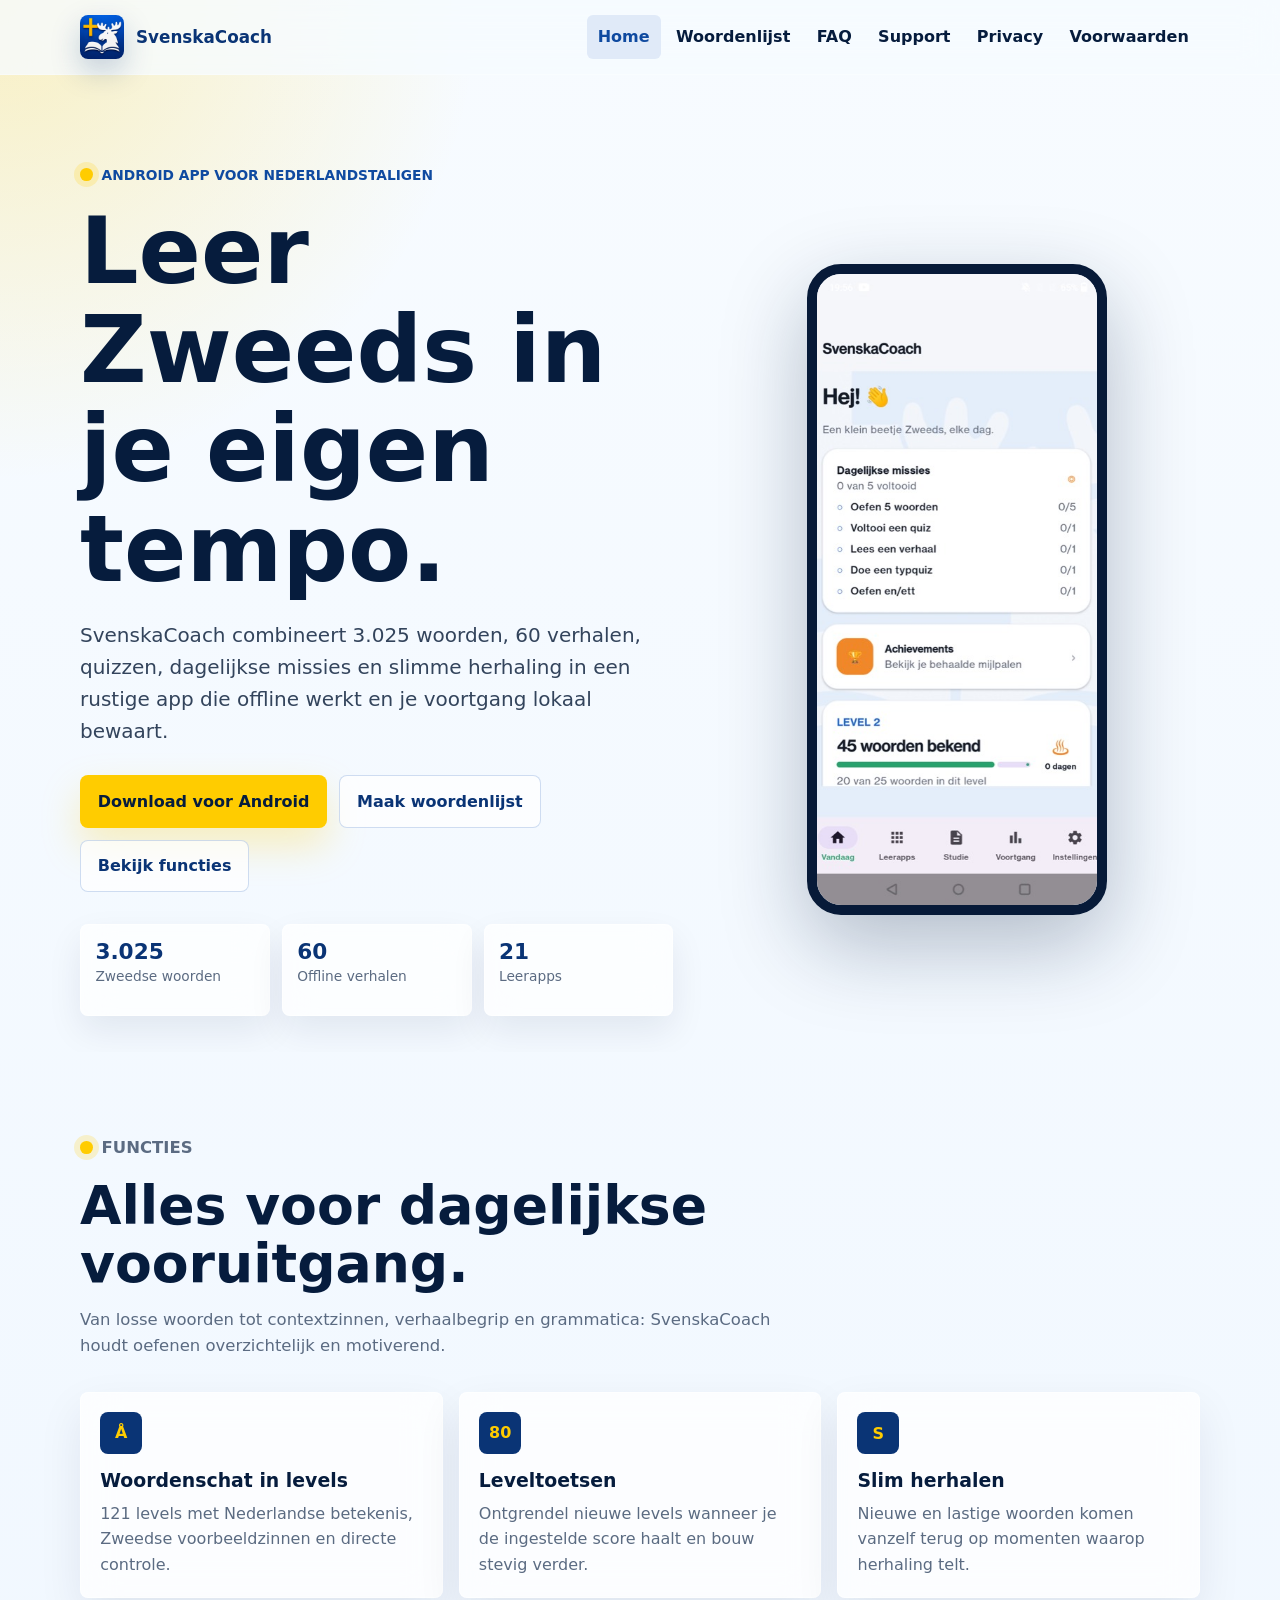
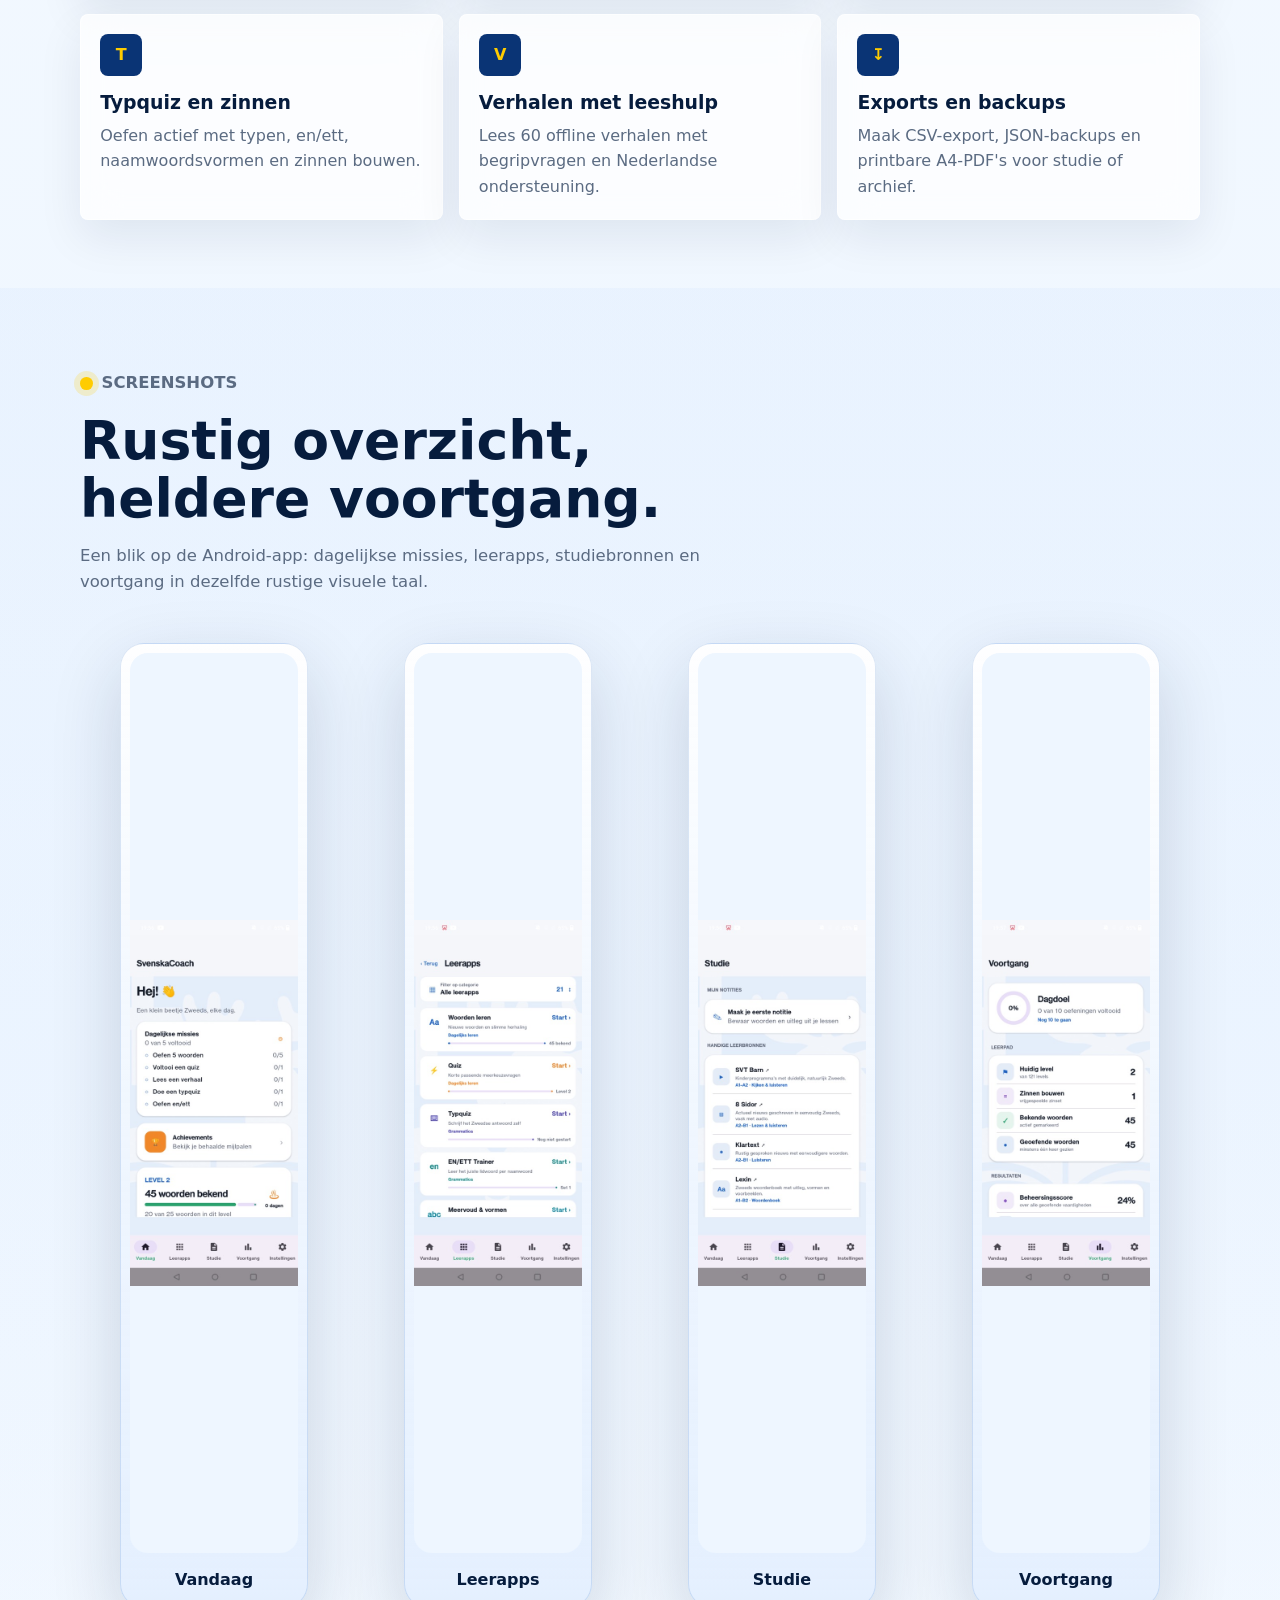
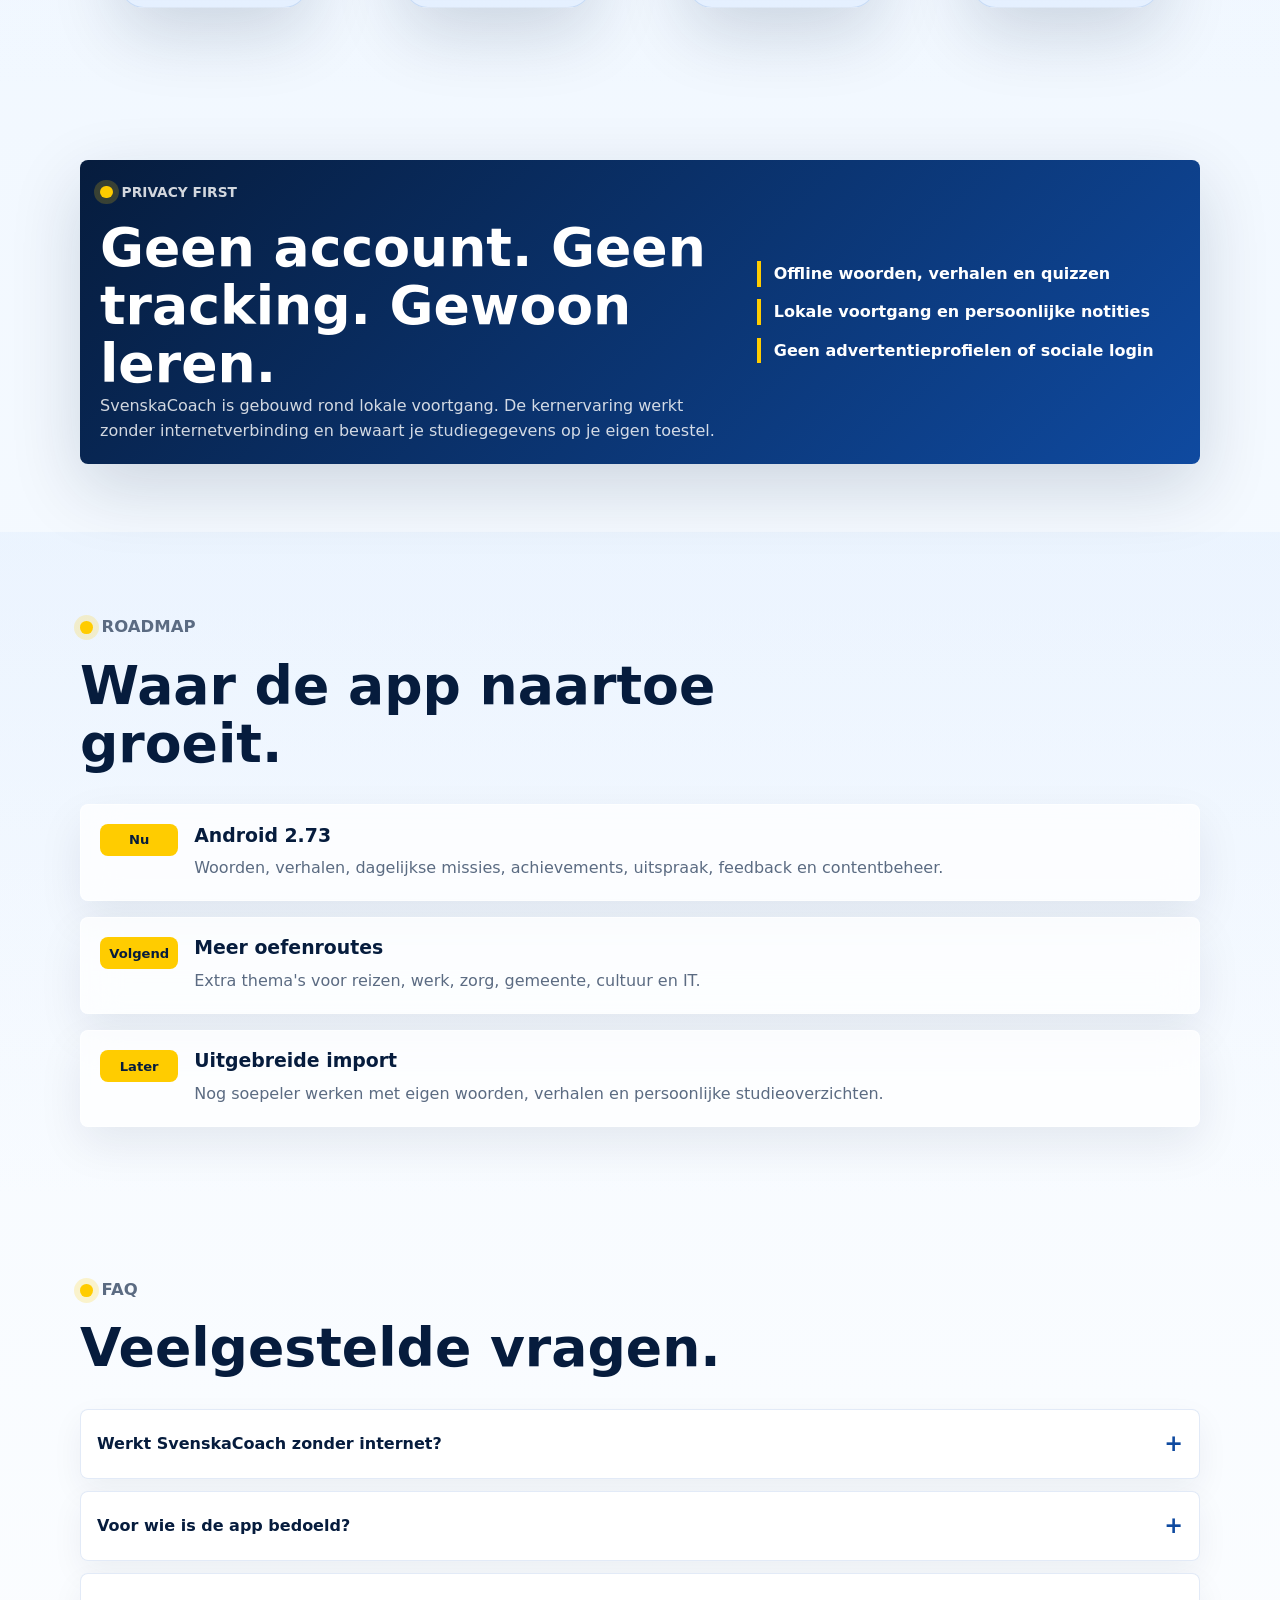
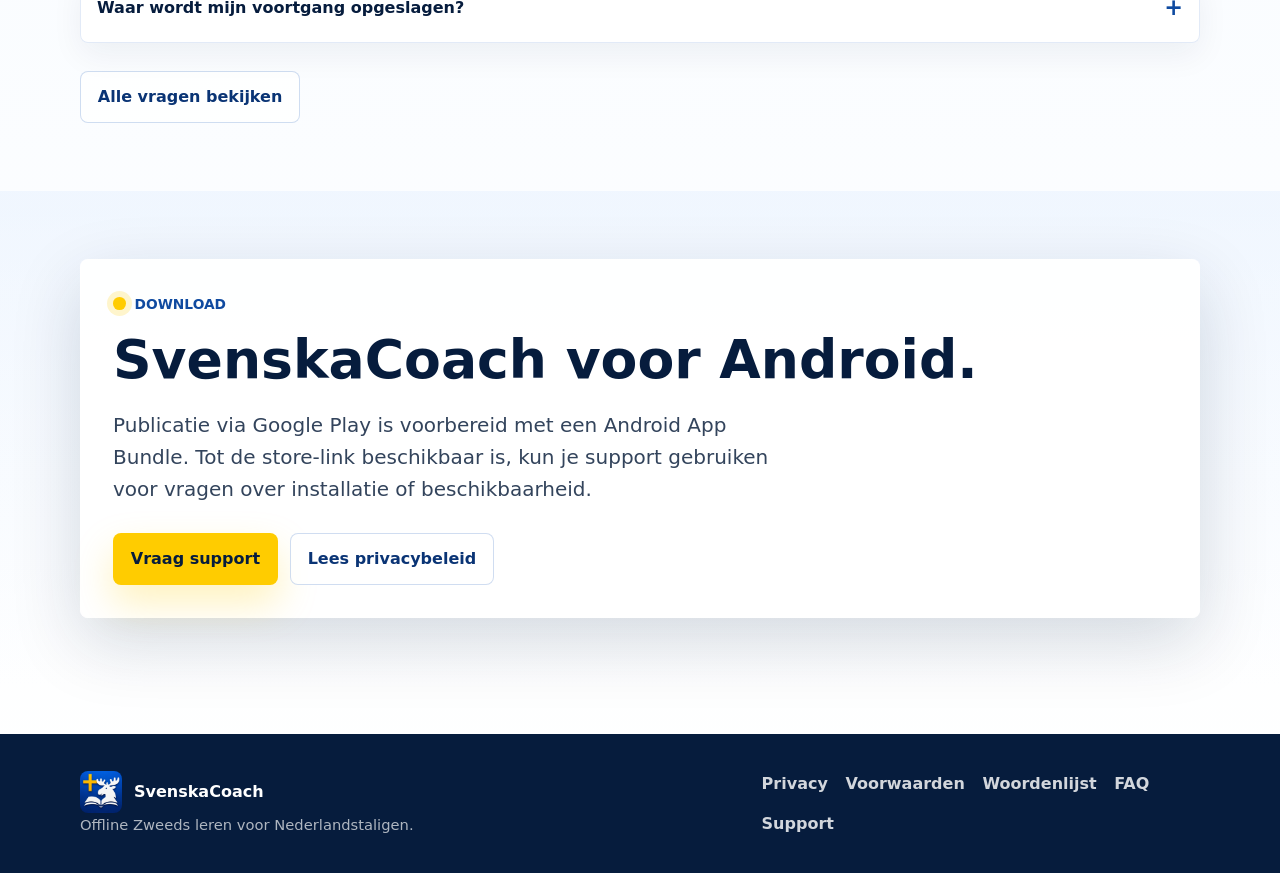
<file: index.html>
<!doctype html>
<html lang="nl">
  <head>
    <meta charset="utf-8">
    <meta name="viewport" content="width=device-width, initial-scale=1">
    <title>SvenskaCoach voor Android | Offline Zweeds leren</title>
    <meta name="description" content="SvenskaCoach is een privacyvriendelijke Android-app voor Nederlandstaligen die Zweeds leren met woorden, verhalen, quizzen en slimme herhaling.">
    <meta name="theme-color" content="#0a3475">
    <meta property="og:title" content="SvenskaCoach voor Android">
    <meta property="og:description" content="Leer Zweeds rustig en offline met 3.025 woorden, 60 verhalen, quizzen en lokale voortgang.">
    <meta property="og:type" content="website">
    <meta property="og:image" content="images/logo.png">
    <link rel="icon" href="images/logo.png">
    <link rel="apple-touch-icon" href="images/logo.png">
    <link rel="stylesheet" href="css/styles.css">
    <script type="application/ld+json">
      {
        "@context": "https://schema.org",
        "@type": "SoftwareApplication",
        "name": "SvenskaCoach",
        "applicationCategory": "EducationalApplication",
        "operatingSystem": "Android",
        "description": "Offline Zweeds leren voor Nederlandstaligen met woorden, verhalen, quizzen en slimme herhaling.",
        "offers": { "@type": "Offer", "price": "0", "priceCurrency": "EUR" }
      }
    </script>
  </head>
  <body>
    <a class="skip-link" href="#main">Naar inhoud</a>
    <header class="site-header">
      <nav class="nav" aria-label="Hoofdnavigatie">
        <a class="brand" href="index.html" aria-label="SvenskaCoach homepage"><img src="images/logo.png" alt="" width="44" height="44"><span>SvenskaCoach</span></a>
        <button class="nav-toggle" type="button" aria-expanded="false" aria-controls="nav-links" aria-label="Menu openen"><span></span></button>
        <div class="nav-links" id="nav-links">
          <a href="index.html" aria-current="page">Home</a>
          <a href="woordenlijst.html">Woordenlijst</a>
          <a href="faq.html">FAQ</a>
          <a href="support.html">Support</a>
          <a href="privacy.html">Privacy</a>
          <a href="terms.html">Voorwaarden</a>
        </div>
      </nav>
    </header>

    <main id="main">
      <section class="hero">
        <div class="container hero-grid">
          <div class="reveal">
            <p class="eyebrow">Android app voor Nederlandstaligen</p>
            <h1>Leer Zweeds in je eigen tempo.</h1>
            <p class="lead">SvenskaCoach combineert 3.025 woorden, 60 verhalen, quizzen, dagelijkse missies en slimme herhaling in een rustige app die offline werkt en je voortgang lokaal bewaart.</p>
            <div class="actions" aria-label="Belangrijkste acties">
              <a class="button primary" href="#download">Download voor Android</a>
              <a class="button secondary" href="woordenlijst.html">Maak woordenlijst</a>
              <a class="button secondary" href="#features">Bekijk functies</a>
            </div>
            <div class="hero-stats" aria-label="App statistieken">
              <div class="stat"><strong>3.025</strong><span>Zweedse woorden</span></div>
              <div class="stat"><strong>60</strong><span>Offline verhalen</span></div>
              <div class="stat"><strong>21</strong><span>Leerapps</span></div>
            </div>
          </div>
          <div class="phone-stage reveal" aria-label="SvenskaCoach telefoonvoorbeeld">
            <div class="phone real-screen">
              <img class="phone-image" src="images/screenshot-home-light.jpg" alt="SvenskaCoach startscherm op Android" width="415" height="900">
            </div>
          </div>
        </div>
      </section>

      <section class="section" id="features">
        <div class="container">
          <div class="section-head reveal">
            <p class="eyebrow">Functies</p>
            <h2>Alles voor dagelijkse vooruitgang.</h2>
            <p>Van losse woorden tot contextzinnen, verhaalbegrip en grammatica: SvenskaCoach houdt oefenen overzichtelijk en motiverend.</p>
          </div>
          <div class="grid cards">
            <article class="card reveal"><div class="card-icon">Å</div><h3>Woordenschat in levels</h3><p>121 levels met Nederlandse betekenis, Zweedse voorbeeldzinnen en directe controle.</p></article>
            <article class="card reveal"><div class="card-icon">80</div><h3>Leveltoetsen</h3><p>Ontgrendel nieuwe levels wanneer je de ingestelde score haalt en bouw stevig verder.</p></article>
            <article class="card reveal"><div class="card-icon">S</div><h3>Slim herhalen</h3><p>Nieuwe en lastige woorden komen vanzelf terug op momenten waarop herhaling telt.</p></article>
            <article class="card reveal"><div class="card-icon">T</div><h3>Typquiz en zinnen</h3><p>Oefen actief met typen, en/ett, naamwoordsvormen en zinnen bouwen.</p></article>
            <article class="card reveal"><div class="card-icon">V</div><h3>Verhalen met leeshulp</h3><p>Lees 60 offline verhalen met begripvragen en Nederlandse ondersteuning.</p></article>
            <article class="card reveal"><div class="card-icon">↧</div><h3>Exports en backups</h3><p>Maak CSV-export, JSON-backups en printbare A4-PDF's voor studie of archief.</p></article>
          </div>
        </div>
      </section>

      <section class="section alt" id="screenshots">
        <div class="container">
          <div class="section-head reveal">
            <p class="eyebrow">Screenshots</p>
            <h2>Rustig overzicht, heldere voortgang.</h2>
            <p>Een blik op de Android-app: dagelijkse missies, leerapps, studiebronnen en voortgang in dezelfde rustige visuele taal.</p>
          </div>
          <div class="grid gallery">
            <figure class="screenshot reveal"><img src="images/screenshot-home-light.jpg" alt="Startscherm van SvenskaCoach met dagelijkse missies" loading="lazy" width="415" height="900"><figcaption>Vandaag</figcaption></figure>
            <figure class="screenshot reveal"><img src="images/screenshot-leerapps-light.jpg" alt="Leerapps overzicht van SvenskaCoach" loading="lazy" width="415" height="900"><figcaption>Leerapps</figcaption></figure>
            <figure class="screenshot reveal"><img src="images/screenshot-studie-light.jpg" alt="Studiepagina van SvenskaCoach met leerbronnen" loading="lazy" width="415" height="900"><figcaption>Studie</figcaption></figure>
            <figure class="screenshot reveal"><img src="images/screenshot-voortgang-light.jpg" alt="Voortgangspagina van SvenskaCoach" loading="lazy" width="415" height="900"><figcaption>Voortgang</figcaption></figure>
          </div>
        </div>
      </section>

      <section class="section" id="privacy-first">
        <div class="container">
          <div class="privacy-band reveal">
            <div>
              <p class="eyebrow">Privacy first</p>
              <h2>Geen account. Geen tracking. Gewoon leren.</h2>
              <p>SvenskaCoach is gebouwd rond lokale voortgang. De kernervaring werkt zonder internetverbinding en bewaart je studiegegevens op je eigen toestel.</p>
            </div>
            <ul class="privacy-list">
              <li>Offline woorden, verhalen en quizzen</li>
              <li>Lokale voortgang en persoonlijke notities</li>
              <li>Geen advertentieprofielen of sociale login</li>
            </ul>
          </div>
        </div>
      </section>

      <section class="section alt">
        <div class="container">
          <div class="section-head reveal">
            <p class="eyebrow">Roadmap</p>
            <h2>Waar de app naartoe groeit.</h2>
          </div>
          <ol class="roadmap">
            <li class="card reveal"><time>Nu</time><div><h3>Android 2.73</h3><p>Woorden, verhalen, dagelijkse missies, achievements, uitspraak, feedback en contentbeheer.</p></div></li>
            <li class="card reveal"><time>Volgend</time><div><h3>Meer oefenroutes</h3><p>Extra thema's voor reizen, werk, zorg, gemeente, cultuur en IT.</p></div></li>
            <li class="card reveal"><time>Later</time><div><h3>Uitgebreide import</h3><p>Nog soepeler werken met eigen woorden, verhalen en persoonlijke studieoverzichten.</p></div></li>
          </ol>
        </div>
      </section>

      <section class="section" id="faq">
        <div class="container">
          <div class="section-head reveal">
            <p class="eyebrow">FAQ</p>
            <h2>Veelgestelde vragen.</h2>
          </div>
          <div class="faq-list reveal">
            <article class="faq-item"><button class="faq-question" type="button" aria-expanded="false">Werkt SvenskaCoach zonder internet?</button><div class="faq-answer"><p>Ja. De kernervaring, inclusief woorden, verhalen, quizzen en voortgang, werkt offline.</p></div></article>
            <article class="faq-item"><button class="faq-question" type="button" aria-expanded="false">Voor wie is de app bedoeld?</button><div class="faq-answer"><p>Voor Nederlandstaligen die Zweeds leren, van beginners tot gebruikers die regelmatige herhaling zoeken.</p></div></article>
            <article class="faq-item"><button class="faq-question" type="button" aria-expanded="false">Waar wordt mijn voortgang opgeslagen?</button><div class="faq-answer"><p>Je voortgang, notities en instellingen worden lokaal op je Android-toestel opgeslagen.</p></div></article>
          </div>
          <div class="actions"><a class="button secondary" href="faq.html">Alle vragen bekijken</a></div>
        </div>
      </section>

      <section class="section alt" id="download">
        <div class="container">
          <div class="content-panel reveal">
            <p class="eyebrow">Download</p>
            <h2>SvenskaCoach voor Android.</h2>
            <p class="lead">Publicatie via Google Play is voorbereid met een Android App Bundle. Tot de store-link beschikbaar is, kun je support gebruiken voor vragen over installatie of beschikbaarheid.</p>
            <div class="actions">
              <a class="button primary" href="support.html">Vraag support</a>
              <a class="button secondary" href="privacy.html">Lees privacybeleid</a>
            </div>
          </div>
        </div>
      </section>
    </main>

    <footer class="site-footer">
      <div class="container footer-grid">
        <div>
          <div class="footer-brand"><img src="images/logo.png" alt="" width="42" height="42"><span>SvenskaCoach</span></div>
          <p class="footer-meta">Offline Zweeds leren voor Nederlandstaligen.</p>
        </div>
        <div class="footer-links">
          <a href="privacy.html">Privacy</a>
          <a href="terms.html">Voorwaarden</a>
          <a href="woordenlijst.html">Woordenlijst</a>
          <a href="faq.html">FAQ</a>
          <a href="support.html">Support</a>
        </div>
      </div>
    </footer>
    <script src="js/main.js" defer></script>
  </body>
</html>
</file>
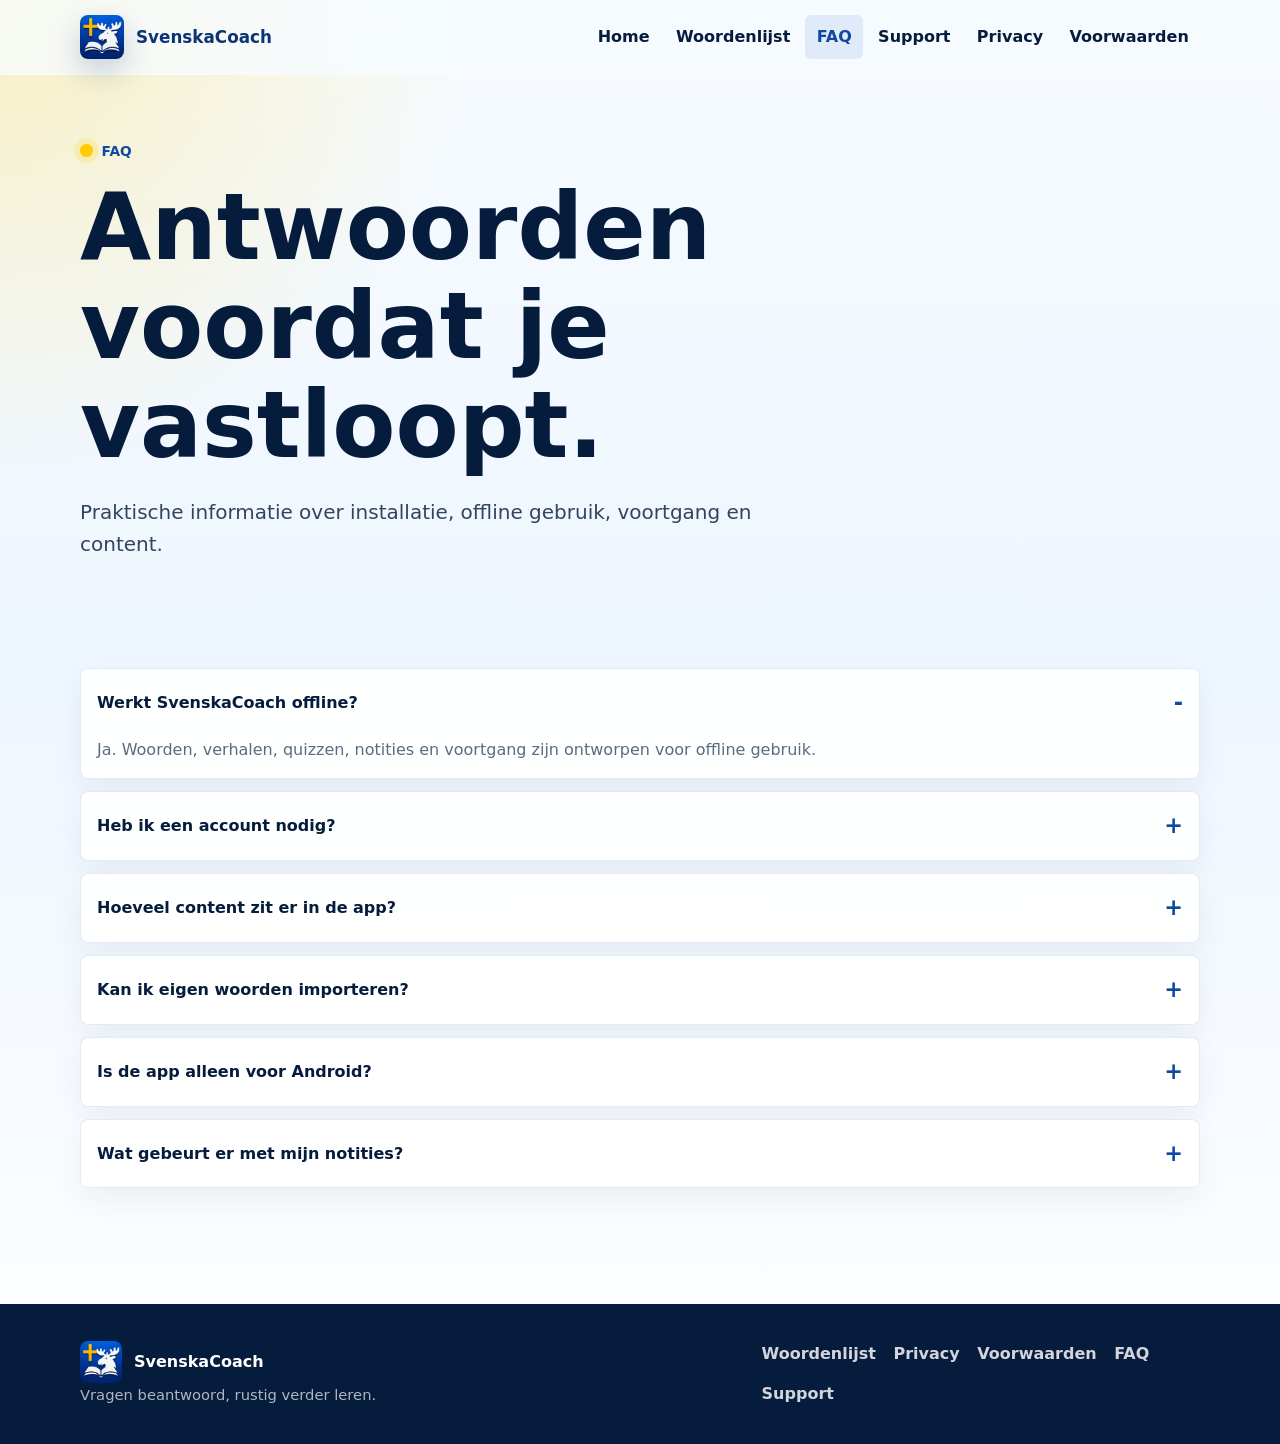
<file: faq.html>
<!doctype html>
<html lang="nl">
  <head>
    <meta charset="utf-8">
    <meta name="viewport" content="width=device-width, initial-scale=1">
    <title>FAQ | SvenskaCoach</title>
    <meta name="description" content="Veelgestelde vragen over SvenskaCoach voor Android: offline leren, privacy, voortgang, contentbeheer en support.">
    <meta name="theme-color" content="#0a3475">
    <link rel="icon" href="images/logo.png">
    <link rel="stylesheet" href="css/styles.css">
  </head>
  <body>
    <a class="skip-link" href="#main">Naar inhoud</a>
    <header class="site-header"><nav class="nav" aria-label="Hoofdnavigatie"><a class="brand" href="index.html"><img src="images/logo.png" alt="" width="44" height="44"><span>SvenskaCoach</span></a><button class="nav-toggle" type="button" aria-expanded="false" aria-controls="nav-links" aria-label="Menu openen"><span></span></button><div class="nav-links" id="nav-links"><a href="index.html">Home</a><a href="woordenlijst.html">Woordenlijst</a><a href="faq.html" aria-current="page">FAQ</a><a href="support.html">Support</a><a href="privacy.html">Privacy</a><a href="terms.html">Voorwaarden</a></div></nav></header>
    <main id="main">
      <section class="page-hero"><div class="container reveal"><p class="eyebrow">FAQ</p><h1>Antwoorden voordat je vastloopt.</h1><p class="lead">Praktische informatie over installatie, offline gebruik, voortgang en content.</p></div></section>
      <section class="section"><div class="container faq-list reveal">
        <article class="faq-item"><button class="faq-question" type="button" aria-expanded="true">Werkt SvenskaCoach offline?</button><div class="faq-answer"><p>Ja. Woorden, verhalen, quizzen, notities en voortgang zijn ontworpen voor offline gebruik.</p></div></article>
        <article class="faq-item"><button class="faq-question" type="button" aria-expanded="false">Heb ik een account nodig?</button><div class="faq-answer"><p>Nee. De app vraagt geen account voor de kernervaring.</p></div></article>
        <article class="faq-item"><button class="faq-question" type="button" aria-expanded="false">Hoeveel content zit er in de app?</button><div class="faq-answer"><p>Versie 2.73 bevat 3.025 woorden in 121 levels, 60 verhalen en 21 leerapps.</p></div></article>
        <article class="faq-item"><button class="faq-question" type="button" aria-expanded="false">Kan ik eigen woorden importeren?</button><div class="faq-answer"><p>Ja. Contentbeheer ondersteunt gecontroleerde JSON- en CSV-import, plus exports en backups.</p></div></article>
        <article class="faq-item"><button class="faq-question" type="button" aria-expanded="false">Is de app alleen voor Android?</button><div class="faq-answer"><p>Deze website richt zich op Android. Het project bevat ook native versies voor Apple-platforms en Windows.</p></div></article>
        <article class="faq-item"><button class="faq-question" type="button" aria-expanded="false">Wat gebeurt er met mijn notities?</button><div class="faq-answer"><p>Persoonlijke notities worden lokaal opgeslagen. Wanneer je ze exporteert, beheer jij het bestand zelf.</p></div></article>
      </div></section>
    </main>
    <footer class="site-footer"><div class="container footer-grid"><div><div class="footer-brand"><img src="images/logo.png" alt="" width="42" height="42"><span>SvenskaCoach</span></div><p class="footer-meta">Vragen beantwoord, rustig verder leren.</p></div><div class="footer-links"><a href="woordenlijst.html">Woordenlijst</a><a href="privacy.html">Privacy</a><a href="terms.html">Voorwaarden</a><a href="faq.html">FAQ</a><a href="support.html">Support</a></div></div></footer>
    <script src="js/main.js" defer></script>
  </body>
</html>
</file>
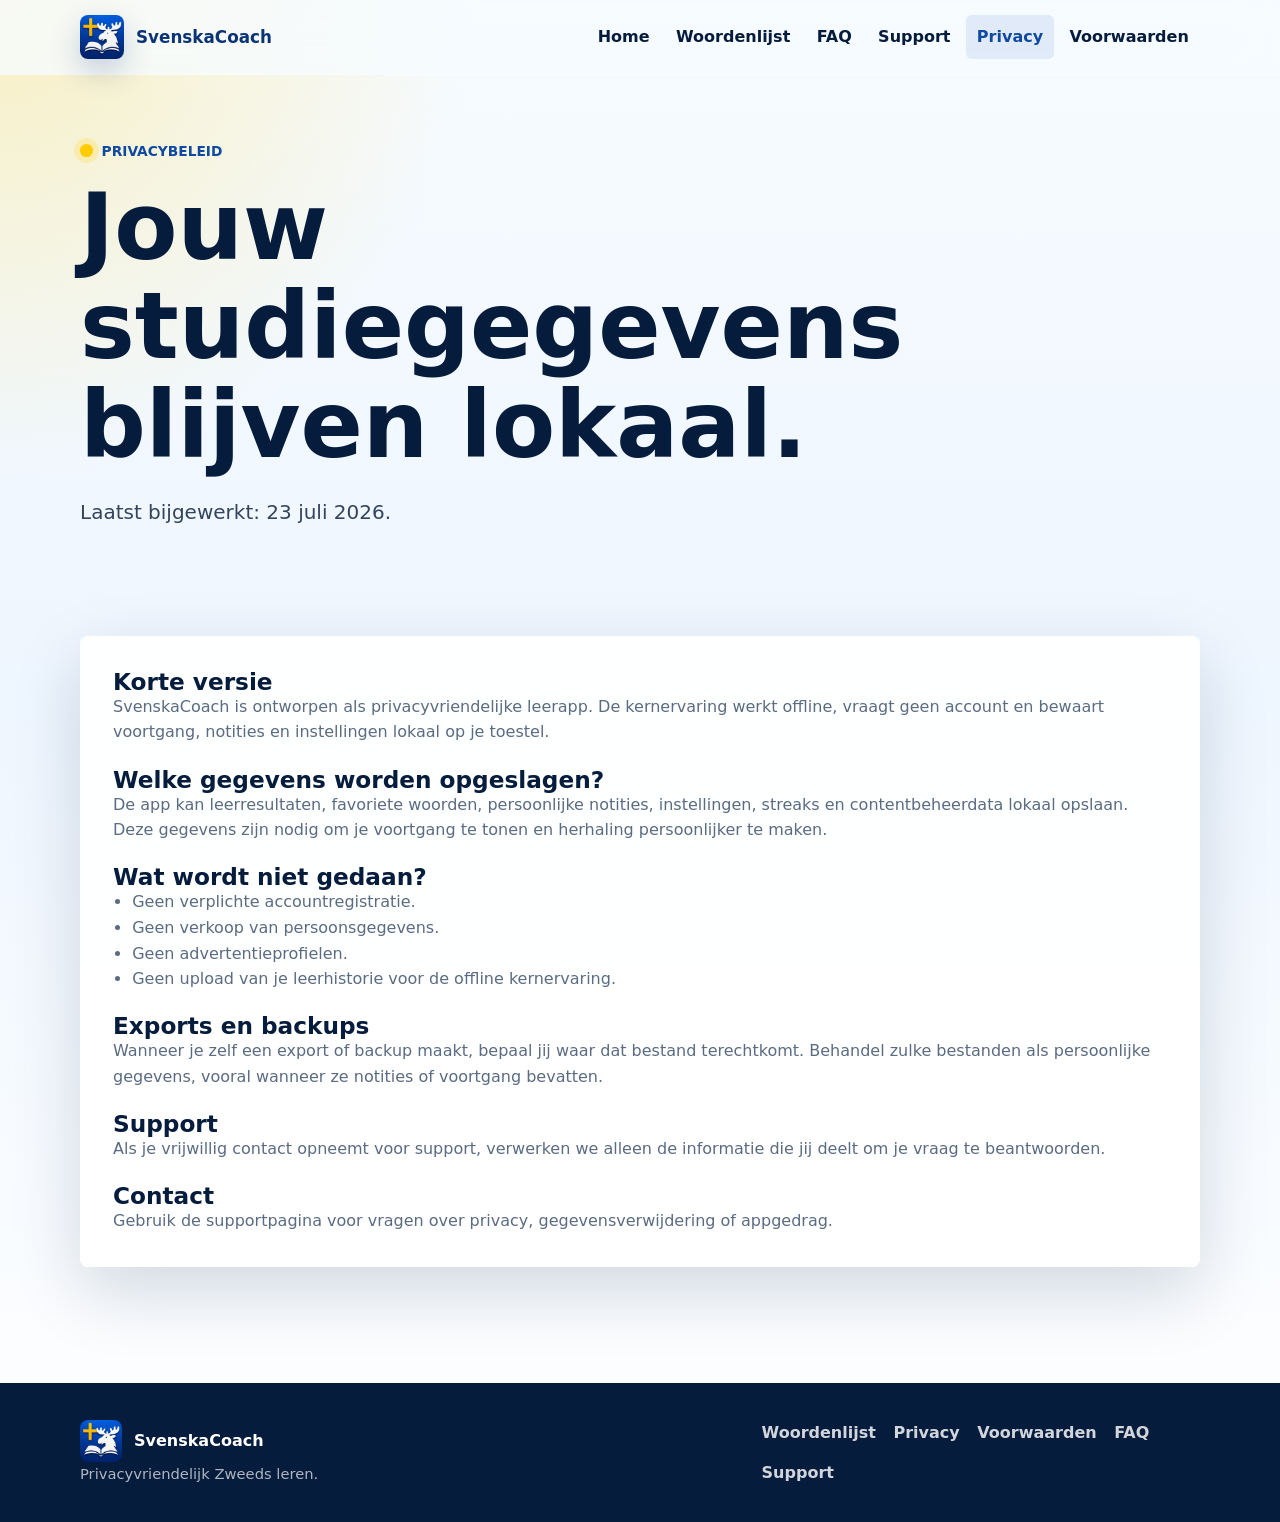
<file: privacy.html>
<!doctype html>
<html lang="nl">
  <head>
    <meta charset="utf-8">
    <meta name="viewport" content="width=device-width, initial-scale=1">
    <title>Privacybeleid | SvenskaCoach</title>
    <meta name="description" content="Lees hoe SvenskaCoach je privacy beschermt met lokale opslag, offline leren en minimale gegevensverwerking.">
    <meta name="theme-color" content="#0a3475">
    <link rel="icon" href="images/logo.png">
    <link rel="stylesheet" href="css/styles.css">
  </head>
  <body>
    <a class="skip-link" href="#main">Naar inhoud</a>
    <header class="site-header"><nav class="nav" aria-label="Hoofdnavigatie"><a class="brand" href="index.html"><img src="images/logo.png" alt="" width="44" height="44"><span>SvenskaCoach</span></a><button class="nav-toggle" type="button" aria-expanded="false" aria-controls="nav-links" aria-label="Menu openen"><span></span></button><div class="nav-links" id="nav-links"><a href="index.html">Home</a><a href="woordenlijst.html">Woordenlijst</a><a href="faq.html">FAQ</a><a href="support.html">Support</a><a href="privacy.html" aria-current="page">Privacy</a><a href="terms.html">Voorwaarden</a></div></nav></header>
    <main id="main">
      <section class="page-hero"><div class="container reveal"><p class="eyebrow">Privacybeleid</p><h1>Jouw studiegegevens blijven lokaal.</h1><p class="lead">Laatst bijgewerkt: 23 juli 2026.</p></div></section>
      <section class="section"><div class="container content-panel prose reveal">
        <div><h2>Korte versie</h2><p>SvenskaCoach is ontworpen als privacyvriendelijke leerapp. De kernervaring werkt offline, vraagt geen account en bewaart voortgang, notities en instellingen lokaal op je toestel.</p></div>
        <div><h2>Welke gegevens worden opgeslagen?</h2><p>De app kan leerresultaten, favoriete woorden, persoonlijke notities, instellingen, streaks en contentbeheerdata lokaal opslaan. Deze gegevens zijn nodig om je voortgang te tonen en herhaling persoonlijker te maken.</p></div>
        <div><h2>Wat wordt niet gedaan?</h2><ul><li>Geen verplichte accountregistratie.</li><li>Geen verkoop van persoonsgegevens.</li><li>Geen advertentieprofielen.</li><li>Geen upload van je leerhistorie voor de offline kernervaring.</li></ul></div>
        <div><h2>Exports en backups</h2><p>Wanneer je zelf een export of backup maakt, bepaal jij waar dat bestand terechtkomt. Behandel zulke bestanden als persoonlijke gegevens, vooral wanneer ze notities of voortgang bevatten.</p></div>
        <div><h2>Support</h2><p>Als je vrijwillig contact opneemt voor support, verwerken we alleen de informatie die jij deelt om je vraag te beantwoorden.</p></div>
        <div><h2>Contact</h2><p>Gebruik de supportpagina voor vragen over privacy, gegevensverwijdering of appgedrag.</p></div>
      </div></section>
    </main>
    <footer class="site-footer"><div class="container footer-grid"><div><div class="footer-brand"><img src="images/logo.png" alt="" width="42" height="42"><span>SvenskaCoach</span></div><p class="footer-meta">Privacyvriendelijk Zweeds leren.</p></div><div class="footer-links"><a href="woordenlijst.html">Woordenlijst</a><a href="privacy.html">Privacy</a><a href="terms.html">Voorwaarden</a><a href="faq.html">FAQ</a><a href="support.html">Support</a></div></div></footer>
    <script src="js/main.js" defer></script>
  </body>
</html>
</file>
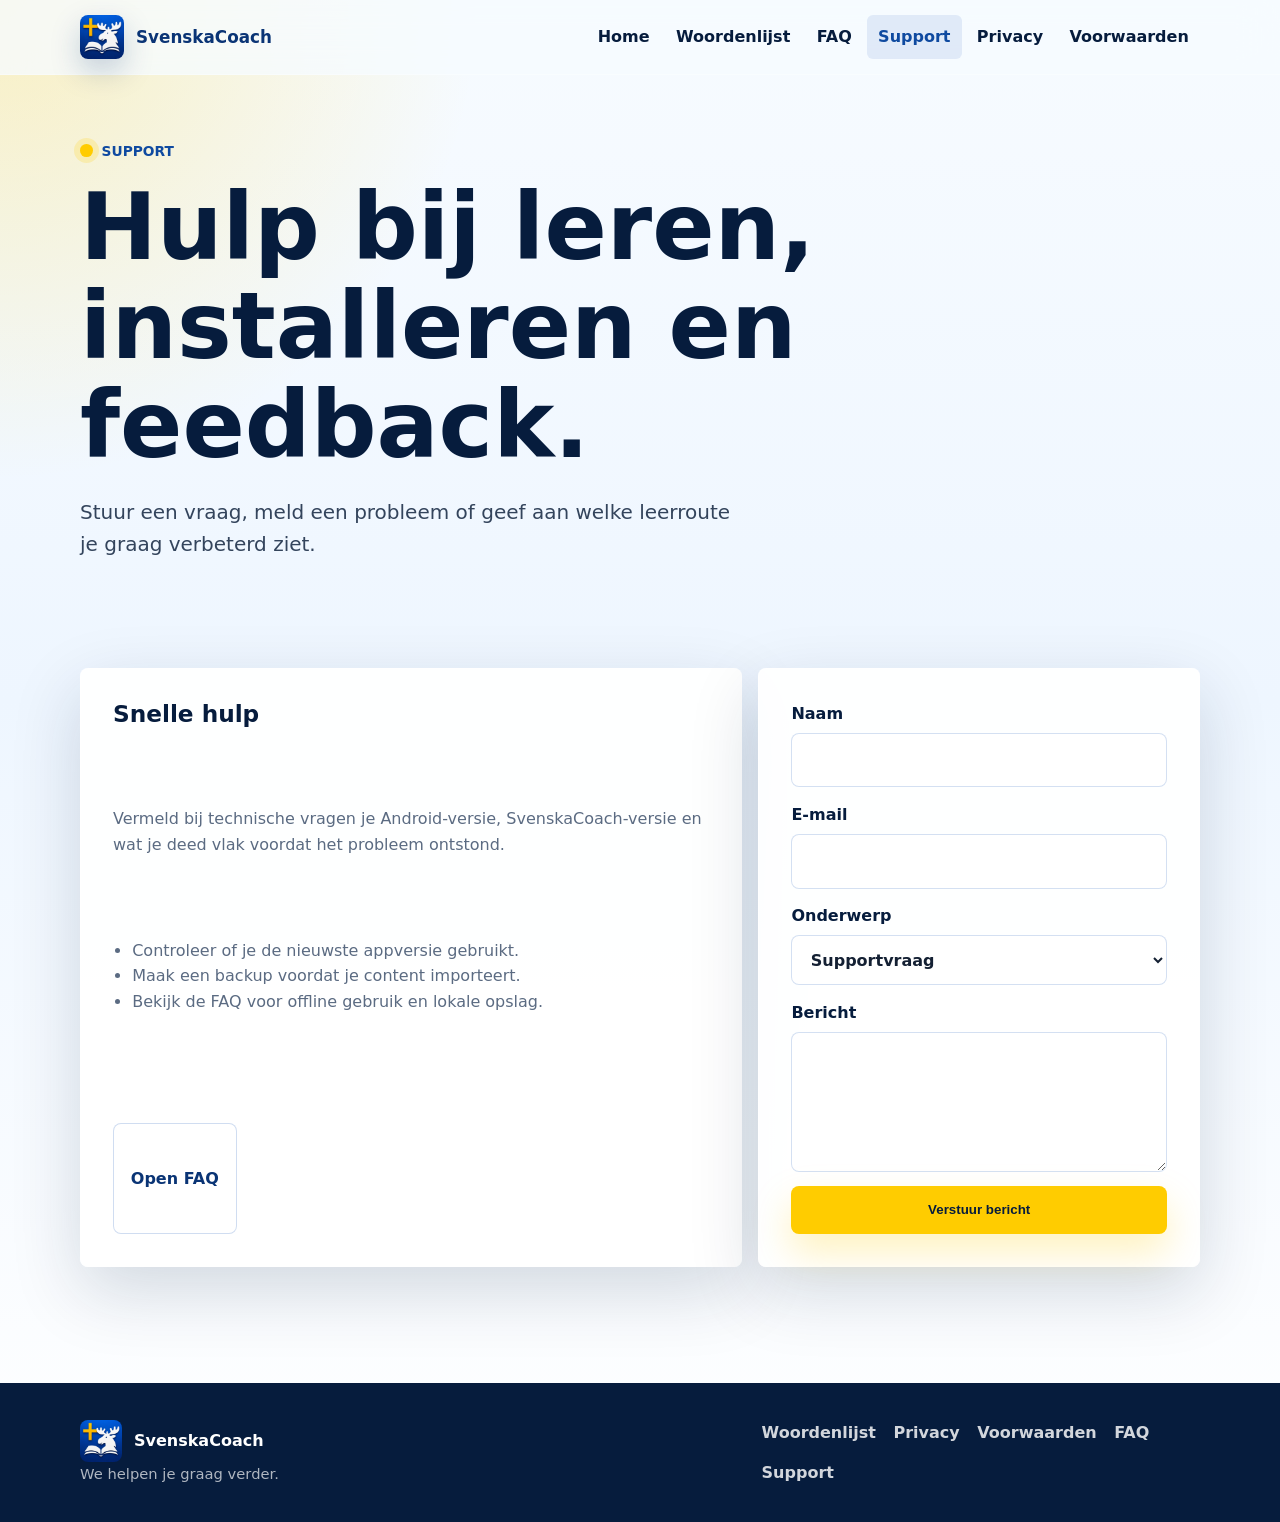
<file: support.html>
<!doctype html>
<html lang="nl">
  <head>
    <meta charset="utf-8">
    <meta name="viewport" content="width=device-width, initial-scale=1">
    <title>Support | SvenskaCoach</title>
    <meta name="description" content="Krijg hulp bij SvenskaCoach voor Android, meld feedback of vind snelle oplossingen voor veelvoorkomende vragen.">
    <meta name="theme-color" content="#0a3475">
    <link rel="icon" href="images/logo.png">
    <link rel="stylesheet" href="css/styles.css">
  </head>
  <body>
    <a class="skip-link" href="#main">Naar inhoud</a>
    <header class="site-header"><nav class="nav" aria-label="Hoofdnavigatie"><a class="brand" href="index.html"><img src="images/logo.png" alt="" width="44" height="44"><span>SvenskaCoach</span></a><button class="nav-toggle" type="button" aria-expanded="false" aria-controls="nav-links" aria-label="Menu openen"><span></span></button><div class="nav-links" id="nav-links"><a href="index.html">Home</a><a href="woordenlijst.html">Woordenlijst</a><a href="faq.html">FAQ</a><a href="support.html" aria-current="page">Support</a><a href="privacy.html">Privacy</a><a href="terms.html">Voorwaarden</a></div></nav></header>
    <main id="main">
      <section class="page-hero"><div class="container reveal"><p class="eyebrow">Support</p><h1>Hulp bij leren, installeren en feedback.</h1><p class="lead">Stuur een vraag, meld een probleem of geef aan welke leerroute je graag verbeterd ziet.</p></div></section>
      <section class="section"><div class="container grid support-grid">
        <div class="content-panel prose reveal">
          <h2>Snelle hulp</h2>
          <p>Vermeld bij technische vragen je Android-versie, SvenskaCoach-versie en wat je deed vlak voordat het probleem ontstond.</p>
          <ul><li>Controleer of je de nieuwste appversie gebruikt.</li><li>Maak een backup voordat je content importeert.</li><li>Bekijk de FAQ voor offline gebruik en lokale opslag.</li></ul>
          <div class="actions"><a class="button secondary" href="faq.html">Open FAQ</a></div>
        </div>
        <form class="content-panel form reveal" action="mailto:Ocorporaal@icloud.com" method="post" enctype="text/plain">
          <label class="field">Naam<input name="naam" autocomplete="name" required></label>
          <label class="field">E-mail<input type="email" name="email" autocomplete="email" required></label>
          <label class="field">Onderwerp<select name="onderwerp"><option>Supportvraag</option><option>Bugmelding</option><option>Feedback</option><option>Privacyvraag</option></select></label>
          <label class="field">Bericht<textarea name="bericht" required></textarea></label>
          <button class="button primary" type="submit">Verstuur bericht</button>
        </form>
      </div></section>
    </main>
    <footer class="site-footer"><div class="container footer-grid"><div><div class="footer-brand"><img src="images/logo.png" alt="" width="42" height="42"><span>SvenskaCoach</span></div><p class="footer-meta">We helpen je graag verder.</p></div><div class="footer-links"><a href="woordenlijst.html">Woordenlijst</a><a href="privacy.html">Privacy</a><a href="terms.html">Voorwaarden</a><a href="faq.html">FAQ</a><a href="support.html">Support</a></div></div></footer>
    <script src="js/main.js" defer></script>
  </body>
</html>
</file>
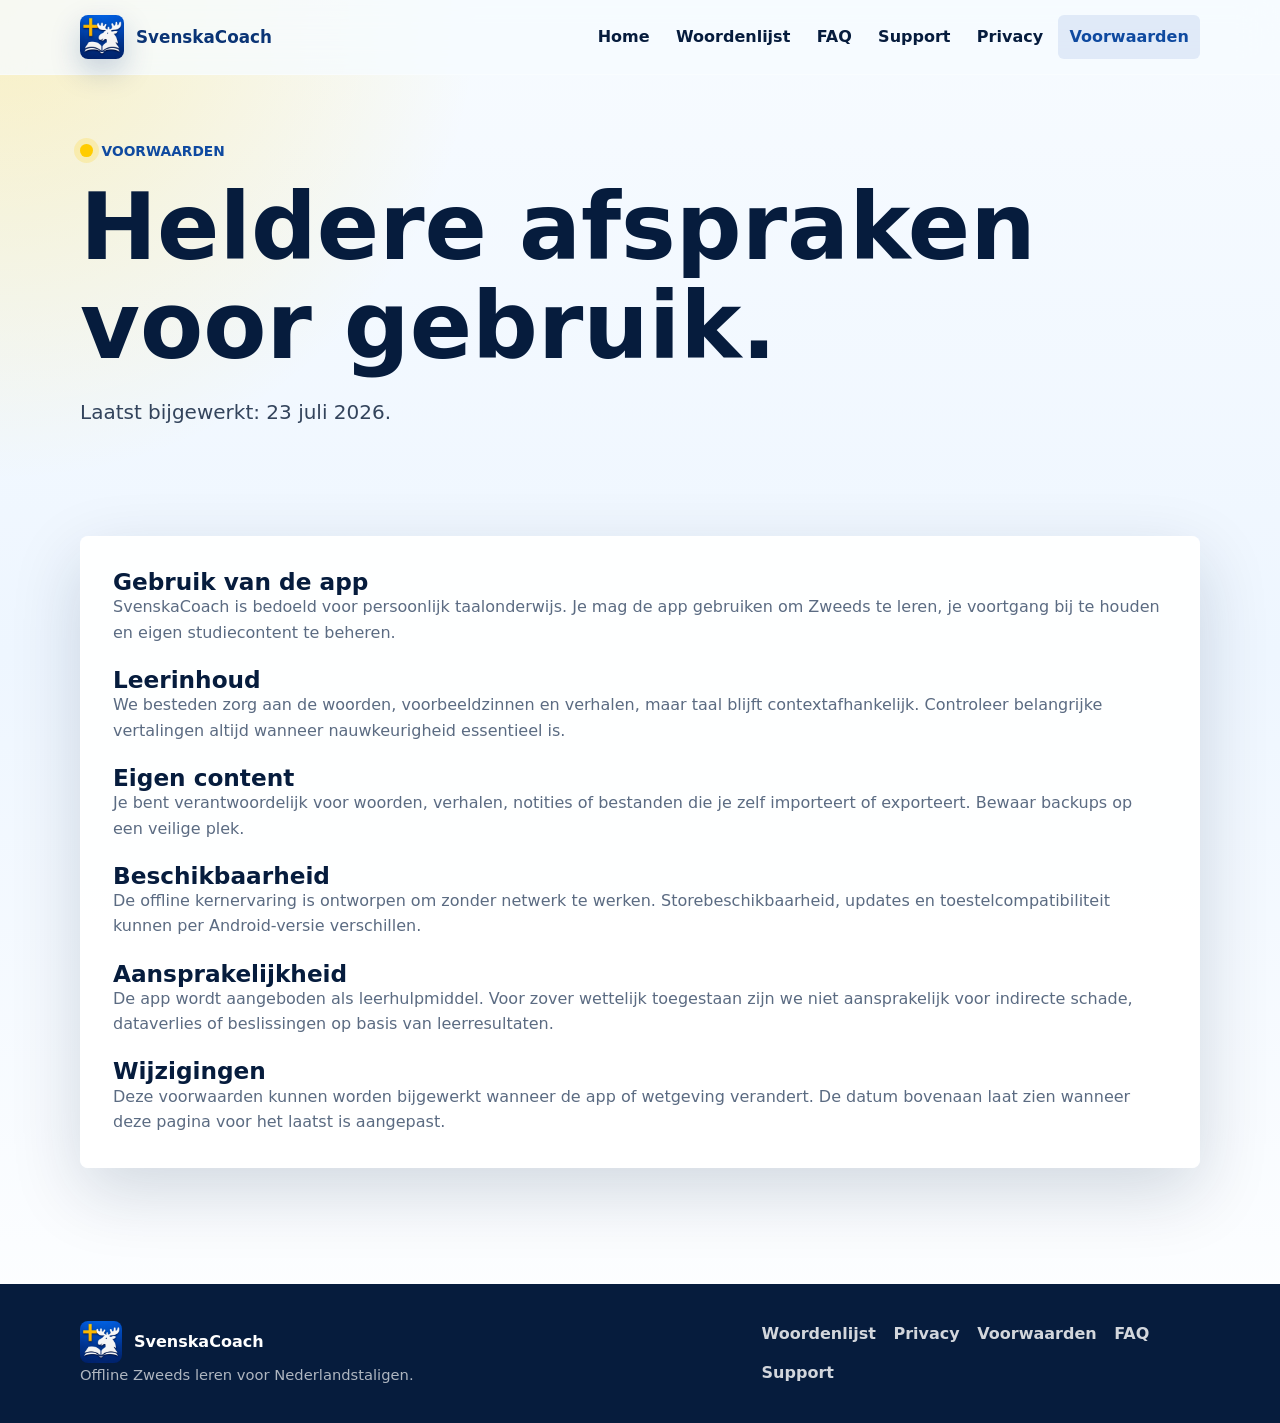
<file: terms.html>
<!doctype html>
<html lang="nl">
  <head>
    <meta charset="utf-8">
    <meta name="viewport" content="width=device-width, initial-scale=1">
    <title>Voorwaarden | SvenskaCoach</title>
    <meta name="description" content="Gebruiksvoorwaarden voor SvenskaCoach, de offline Android-app om Zweeds te leren.">
    <meta name="theme-color" content="#0a3475">
    <link rel="icon" href="images/logo.png">
    <link rel="stylesheet" href="css/styles.css">
  </head>
  <body>
    <a class="skip-link" href="#main">Naar inhoud</a>
    <header class="site-header"><nav class="nav" aria-label="Hoofdnavigatie"><a class="brand" href="index.html"><img src="images/logo.png" alt="" width="44" height="44"><span>SvenskaCoach</span></a><button class="nav-toggle" type="button" aria-expanded="false" aria-controls="nav-links" aria-label="Menu openen"><span></span></button><div class="nav-links" id="nav-links"><a href="index.html">Home</a><a href="woordenlijst.html">Woordenlijst</a><a href="faq.html">FAQ</a><a href="support.html">Support</a><a href="privacy.html">Privacy</a><a href="terms.html" aria-current="page">Voorwaarden</a></div></nav></header>
    <main id="main">
      <section class="page-hero"><div class="container reveal"><p class="eyebrow">Voorwaarden</p><h1>Heldere afspraken voor gebruik.</h1><p class="lead">Laatst bijgewerkt: 23 juli 2026.</p></div></section>
      <section class="section"><div class="container content-panel prose reveal">
        <div><h2>Gebruik van de app</h2><p>SvenskaCoach is bedoeld voor persoonlijk taalonderwijs. Je mag de app gebruiken om Zweeds te leren, je voortgang bij te houden en eigen studiecontent te beheren.</p></div>
        <div><h2>Leerinhoud</h2><p>We besteden zorg aan de woorden, voorbeeldzinnen en verhalen, maar taal blijft contextafhankelijk. Controleer belangrijke vertalingen altijd wanneer nauwkeurigheid essentieel is.</p></div>
        <div><h2>Eigen content</h2><p>Je bent verantwoordelijk voor woorden, verhalen, notities of bestanden die je zelf importeert of exporteert. Bewaar backups op een veilige plek.</p></div>
        <div><h2>Beschikbaarheid</h2><p>De offline kernervaring is ontworpen om zonder netwerk te werken. Storebeschikbaarheid, updates en toestelcompatibiliteit kunnen per Android-versie verschillen.</p></div>
        <div><h2>Aansprakelijkheid</h2><p>De app wordt aangeboden als leerhulpmiddel. Voor zover wettelijk toegestaan zijn we niet aansprakelijk voor indirecte schade, dataverlies of beslissingen op basis van leerresultaten.</p></div>
        <div><h2>Wijzigingen</h2><p>Deze voorwaarden kunnen worden bijgewerkt wanneer de app of wetgeving verandert. De datum bovenaan laat zien wanneer deze pagina voor het laatst is aangepast.</p></div>
      </div></section>
    </main>
    <footer class="site-footer"><div class="container footer-grid"><div><div class="footer-brand"><img src="images/logo.png" alt="" width="42" height="42"><span>SvenskaCoach</span></div><p class="footer-meta">Offline Zweeds leren voor Nederlandstaligen.</p></div><div class="footer-links"><a href="woordenlijst.html">Woordenlijst</a><a href="privacy.html">Privacy</a><a href="terms.html">Voorwaarden</a><a href="faq.html">FAQ</a><a href="support.html">Support</a></div></div></footer>
    <script src="js/main.js" defer></script>
  </body>
</html>
</file>
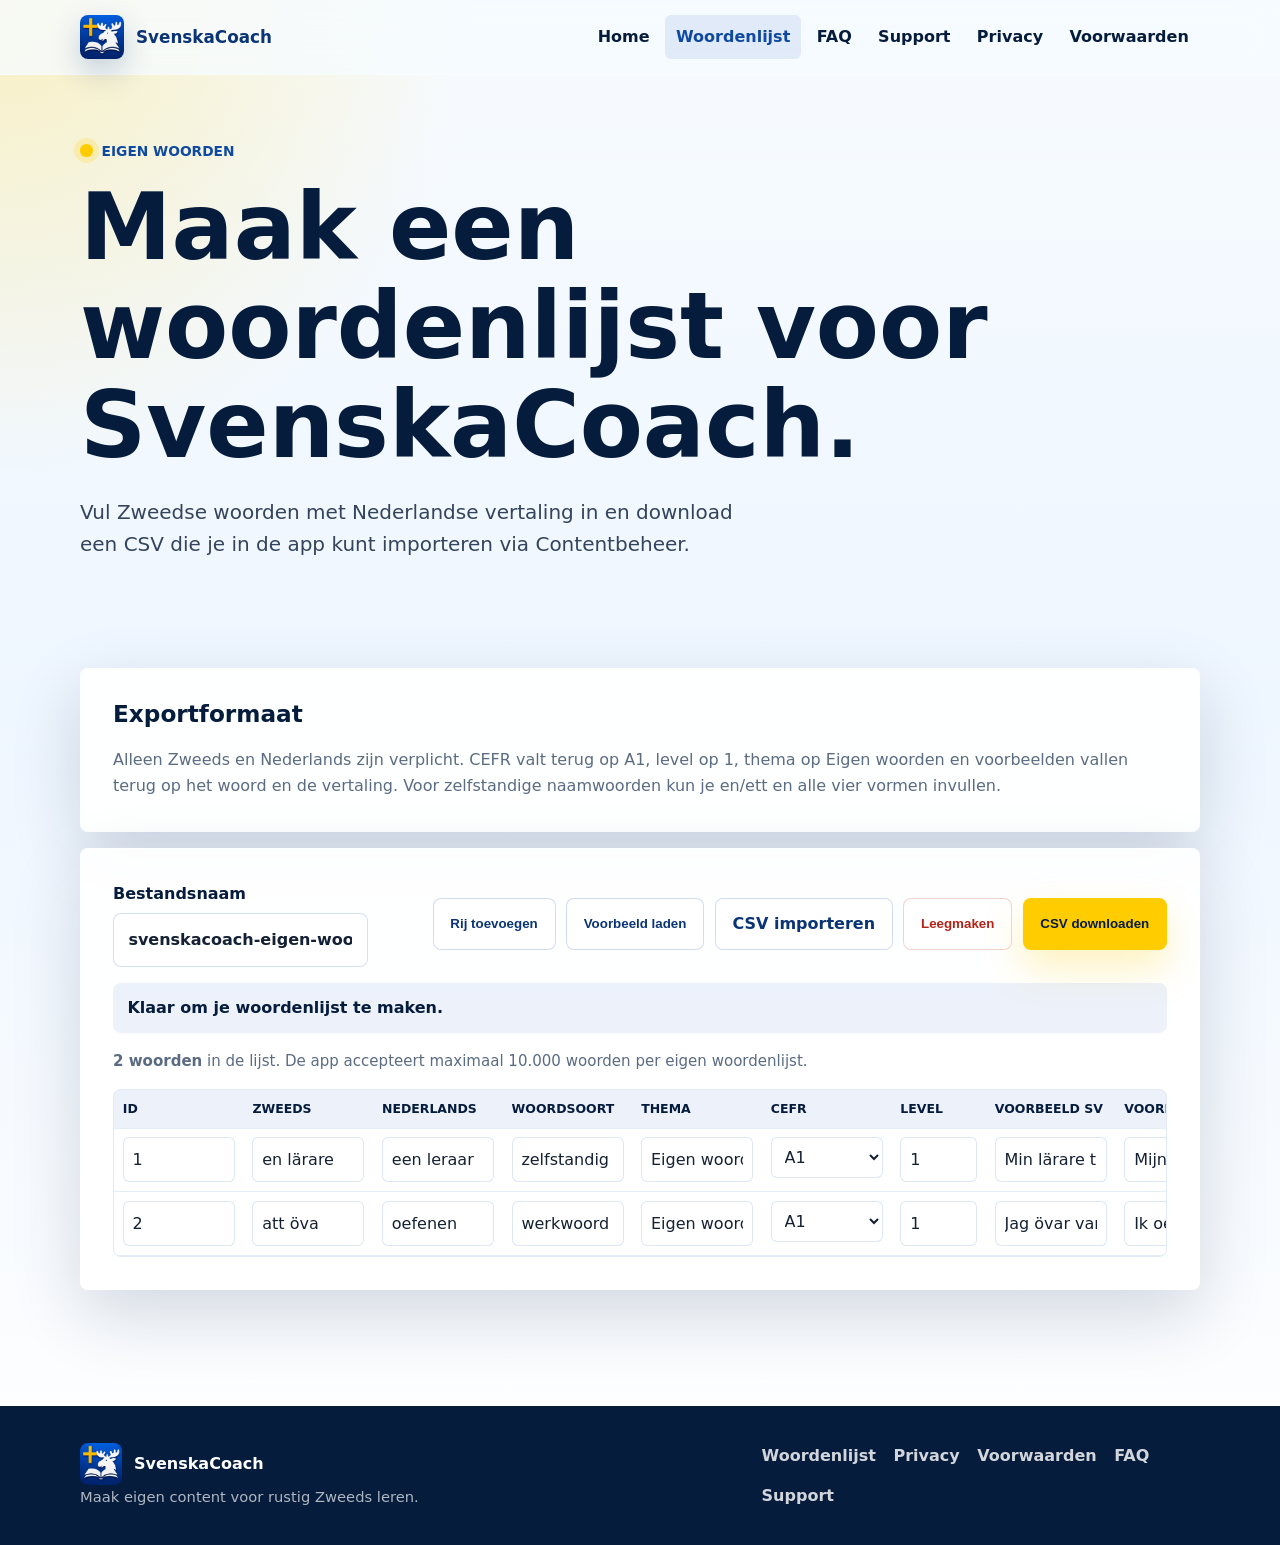
<file: woordenlijst.html>
<!doctype html>
<html lang="nl">
  <head>
    <meta charset="utf-8">
    <meta name="viewport" content="width=device-width, initial-scale=1">
    <title>Woordenlijst maken | SvenskaCoach</title>
    <meta name="description" content="Maak een eigen Zweeds-Nederlandse woordenlijst en exporteer die als CSV-bestand voor import in SvenskaCoach.">
    <meta name="theme-color" content="#0a3475">
    <link rel="icon" href="images/logo.png">
    <link rel="stylesheet" href="css/styles.css">
  </head>
  <body>
    <a class="skip-link" href="#main">Naar inhoud</a>
    <header class="site-header">
      <nav class="nav" aria-label="Hoofdnavigatie">
        <a class="brand" href="index.html"><img src="images/logo.png" alt="" width="44" height="44"><span>SvenskaCoach</span></a>
        <button class="nav-toggle" type="button" aria-expanded="false" aria-controls="nav-links" aria-label="Menu openen"><span></span></button>
        <div class="nav-links" id="nav-links">
          <a href="index.html">Home</a>
          <a href="woordenlijst.html" aria-current="page">Woordenlijst</a>
          <a href="faq.html">FAQ</a>
          <a href="support.html">Support</a>
          <a href="privacy.html">Privacy</a>
          <a href="terms.html">Voorwaarden</a>
        </div>
      </nav>
    </header>

    <main id="main">
      <section class="page-hero">
        <div class="container reveal">
          <p class="eyebrow">Eigen woorden</p>
          <h1>Maak een woordenlijst voor SvenskaCoach.</h1>
          <p class="lead">Vul Zweedse woorden met Nederlandse vertaling in en download een CSV die je in de app kunt importeren via Contentbeheer.</p>
        </div>
      </section>

      <section class="section">
        <div class="container tool-layout">
          <div class="content-panel prose reveal">
            <h2>Exportformaat</h2>
            <p>Alleen Zweeds en Nederlands zijn verplicht. CEFR valt terug op A1, level op 1, thema op Eigen woorden en voorbeelden vallen terug op het woord en de vertaling. Voor zelfstandige naamwoorden kun je en/ett en alle vier vormen invullen.</p>
          </div>

          <div class="content-panel tool-layout reveal">
            <div class="toolbar">
              <label class="field">
                Bestandsnaam
                <input id="filename" value="svenskacoach-eigen-woorden" autocomplete="off">
              </label>
              <div class="toolbar-group" aria-label="Woordenlijst acties">
                <button class="button secondary" id="add-row" type="button">Rij toevoegen</button>
                <button class="button secondary" id="load-example" type="button">Voorbeeld laden</button>
                <label class="button secondary file-button">CSV importeren<input id="csv-import" type="file" accept=".csv,text/csv"></label>
                <button class="button danger" id="clear-rows" type="button">Leegmaken</button>
                <button class="button primary" id="download-csv" type="button">CSV downloaden</button>
              </div>
            </div>

            <div class="status" id="tool-status" role="status">Klaar om je woordenlijst te maken.</div>
            <p class="tool-note"><strong id="word-count">0 woorden</strong> in de lijst. De app accepteert maximaal 10.000 woorden per eigen woordenlijst.</p>

            <div class="word-table-wrap">
              <table class="word-table">
                <thead>
                  <tr>
                    <th>ID</th>
                    <th>Zweeds</th>
                    <th>Nederlands</th>
                    <th>Woordsoort</th>
                    <th>Thema</th>
                    <th>CEFR</th>
                    <th>Level</th>
                    <th>Voorbeeld SV</th>
                    <th>Voorbeeld NL</th>
                    <th>En/ett</th>
                    <th>Onbep. ev.</th>
                    <th>Bep. ev.</th>
                    <th>Onbep. mv.</th>
                    <th>Bep. mv.</th>
                    <th></th>
                  </tr>
                </thead>
                <tbody id="word-table-body"></tbody>
              </table>
            </div>
          </div>
        </div>
      </section>
    </main>

    <footer class="site-footer">
      <div class="container footer-grid">
        <div>
          <div class="footer-brand"><img src="images/logo.png" alt="" width="42" height="42"><span>SvenskaCoach</span></div>
          <p class="footer-meta">Maak eigen content voor rustig Zweeds leren.</p>
        </div>
        <div class="footer-links">
          <a href="woordenlijst.html">Woordenlijst</a>
          <a href="privacy.html">Privacy</a>
          <a href="terms.html">Voorwaarden</a>
          <a href="faq.html">FAQ</a>
          <a href="support.html">Support</a>
        </div>
      </div>
    </footer>
    <script src="js/main.js" defer></script>
    <script src="js/woordenlijst.js" defer></script>
  </body>
</html>
</file>
<file: css/styles.css>
:root {
  --blue-950: #061c3d;
  --blue-900: #0a3475;
  --blue-800: #0f4aa0;
  --blue-700: #1455b8;
  --blue-100: #dbeafe;
  --yellow-500: #ffcc00;
  --yellow-300: #ffe680;
  --ink: #142033;
  --muted: #5b6b82;
  --line: rgba(20, 32, 51, 0.12);
  --surface: rgba(255, 255, 255, 0.74);
  --surface-strong: rgba(255, 255, 255, 0.92);
  --shadow: 0 24px 70px rgba(6, 28, 61, 0.16);
  --radius: 8px;
  --max: 1120px;
  color-scheme: light;
}

* {
  box-sizing: border-box;
}

html {
  scroll-behavior: smooth;
}

body {
  margin: 0;
  min-width: 320px;
  color: var(--ink);
  background:
    radial-gradient(circle at top left, rgba(255, 204, 0, 0.24), transparent 30rem),
    linear-gradient(180deg, #f7fbff 0%, #eef6ff 46%, #ffffff 100%);
  font-family: Inter, ui-sans-serif, system-ui, -apple-system, BlinkMacSystemFont, "Segoe UI", sans-serif;
  line-height: 1.6;
}

body.nav-open {
  overflow: hidden;
}

img {
  display: block;
  max-width: 100%;
}

a {
  color: inherit;
}

.skip-link {
  position: absolute;
  left: 1rem;
  top: -4rem;
  z-index: 100;
  border-radius: var(--radius);
  background: var(--yellow-500);
  color: var(--blue-950);
  padding: 0.75rem 1rem;
  font-weight: 800;
}

.skip-link:focus {
  top: 1rem;
}

.site-header {
  position: sticky;
  top: 0;
  z-index: 50;
  border-bottom: 1px solid rgba(255, 255, 255, 0.35);
  background: rgba(247, 251, 255, 0.78);
  backdrop-filter: blur(18px);
}

.nav {
  width: min(calc(100% - 2rem), var(--max));
  min-height: 74px;
  margin: 0 auto;
  display: flex;
  align-items: center;
  justify-content: space-between;
  gap: 1rem;
}

.brand {
  display: inline-flex;
  align-items: center;
  gap: 0.75rem;
  text-decoration: none;
  font-weight: 900;
  letter-spacing: 0;
}

.brand img {
  width: 44px;
  height: 44px;
  border-radius: 8px;
  box-shadow: 0 12px 30px rgba(10, 52, 117, 0.22);
}

.brand span {
  color: var(--blue-900);
  font-size: 1.05rem;
}

.nav-toggle {
  width: 44px;
  height: 44px;
  border: 1px solid var(--line);
  border-radius: var(--radius);
  display: grid;
  place-items: center;
  background: var(--surface-strong);
  cursor: pointer;
}

.nav-toggle span,
.nav-toggle::before,
.nav-toggle::after {
  width: 20px;
  height: 2px;
  content: "";
  display: block;
  border-radius: 999px;
  background: var(--blue-900);
}

.nav-toggle span {
  margin: 4px 0;
}

.nav-links {
  position: fixed;
  inset: 74px 1rem auto 1rem;
  display: none;
  flex-direction: column;
  gap: 0.25rem;
  padding: 0.75rem;
  border: 1px solid rgba(255, 255, 255, 0.55);
  border-radius: var(--radius);
  background: rgba(255, 255, 255, 0.9);
  box-shadow: var(--shadow);
  backdrop-filter: blur(18px);
}

.nav-links.is-open {
  display: flex;
}

.nav-links a {
  border-radius: 6px;
  padding: 0.75rem;
  color: var(--blue-950);
  font-weight: 750;
  text-decoration: none;
}

.nav-links a:hover,
.nav-links a:focus-visible,
.nav-links a[aria-current="page"] {
  background: rgba(20, 85, 184, 0.1);
  color: var(--blue-800);
}

.container {
  width: min(calc(100% - 2rem), var(--max));
  margin: 0 auto;
}

.hero {
  overflow: hidden;
  padding: 4.25rem 0 2.25rem;
}

.hero-grid {
  display: grid;
  gap: 2.5rem;
  align-items: center;
}

.eyebrow {
  display: inline-flex;
  align-items: center;
  gap: 0.55rem;
  margin: 0 0 1rem;
  color: var(--blue-800);
  font-size: 0.86rem;
  font-weight: 850;
  text-transform: uppercase;
}

.eyebrow::before {
  width: 0.8rem;
  height: 0.8rem;
  content: "";
  border-radius: 50%;
  background: var(--yellow-500);
  box-shadow: 0 0 0 6px rgba(255, 204, 0, 0.2);
}

h1,
h2,
h3 {
  margin: 0;
  color: var(--blue-950);
  line-height: 1.08;
  letter-spacing: 0;
}

h1 {
  max-width: 13ch;
  font-size: clamp(2.7rem, 9vw, 5.75rem);
}

h2 {
  font-size: clamp(2rem, 6vw, 3.35rem);
}

h3 {
  font-size: 1.18rem;
}

p {
  margin: 0;
}

.lead {
  max-width: 42rem;
  margin-top: 1.25rem;
  color: #33445c;
  font-size: clamp(1.05rem, 2.6vw, 1.25rem);
}

.actions {
  display: flex;
  flex-wrap: wrap;
  gap: 0.75rem;
  margin-top: 1.75rem;
}

.button {
  min-height: 48px;
  display: inline-flex;
  align-items: center;
  justify-content: center;
  gap: 0.55rem;
  border: 1px solid transparent;
  border-radius: var(--radius);
  padding: 0.78rem 1.05rem;
  font-weight: 850;
  text-decoration: none;
  transition: transform 180ms ease, box-shadow 180ms ease, background 180ms ease;
}

.button:hover,
.button:focus-visible {
  transform: translateY(-2px);
}

.button.primary {
  background: var(--yellow-500);
  color: var(--blue-950);
  box-shadow: 0 18px 38px rgba(255, 204, 0, 0.26);
}

.button.secondary {
  border-color: rgba(20, 85, 184, 0.2);
  background: rgba(255, 255, 255, 0.7);
  color: var(--blue-900);
}

.hero-stats {
  display: grid;
  grid-template-columns: repeat(3, 1fr);
  gap: 0.75rem;
  margin-top: 2rem;
}

.stat {
  min-height: 92px;
  border: 1px solid rgba(255, 255, 255, 0.55);
  border-radius: var(--radius);
  padding: 0.9rem;
  background: var(--surface);
  box-shadow: 0 15px 35px rgba(6, 28, 61, 0.08);
  backdrop-filter: blur(16px);
}

.stat strong {
  display: block;
  color: var(--blue-900);
  font-size: 1.35rem;
  line-height: 1.1;
}

.stat span {
  color: var(--muted);
  font-size: 0.86rem;
}

.phone-stage {
  display: grid;
  place-items: center;
  min-height: 620px;
}

.phone {
  width: min(300px, 76vw);
  aspect-ratio: 415 / 900;
  position: relative;
  border: 10px solid #071a38;
  border-radius: 34px;
  background: linear-gradient(180deg, #f8fbff, #e9f3ff);
  box-shadow: 0 30px 85px rgba(6, 28, 61, 0.28);
  overflow: hidden;
  animation: floatPhone 7s ease-in-out infinite;
}

.phone::before {
  position: absolute;
  top: 0.7rem;
  left: 50%;
  width: 88px;
  height: 21px;
  content: "";
  border-radius: 0 0 14px 14px;
  background: #071a38;
  transform: translateX(-50%);
  z-index: 3;
}

.phone.real-screen::before {
  display: none;
}

.phone-image {
  width: 100%;
  height: 100%;
  object-fit: cover;
}

.phone-screen {
  padding: 2.4rem 1rem 1rem;
}

.app-top {
  min-height: 168px;
  border-radius: 22px;
  padding: 1rem;
  color: white;
  background: linear-gradient(145deg, var(--blue-900), var(--blue-700));
}

.app-top img {
  width: 58px;
  height: 58px;
  border-radius: 8px;
  margin-bottom: 1rem;
}

.app-top strong {
  display: block;
  font-size: 1.35rem;
}

.app-top span {
  color: rgba(255, 255, 255, 0.8);
  font-size: 0.9rem;
}

.lesson-card,
.mini-card {
  border: 1px solid rgba(20, 85, 184, 0.1);
  border-radius: var(--radius);
  padding: 1rem;
  background: rgba(255, 255, 255, 0.78);
  box-shadow: 0 14px 28px rgba(6, 28, 61, 0.08);
}

.lesson-card {
  margin: -1.4rem 0 0 1.2rem;
}

.word {
  color: var(--blue-900);
  font-size: 1.7rem;
  font-weight: 900;
}

.translation {
  color: var(--muted);
  font-size: 0.95rem;
}

.progress-line {
  width: 100%;
  height: 8px;
  margin-top: 1rem;
  border-radius: 999px;
  background: #dce8f7;
  overflow: hidden;
}

.progress-line span {
  display: block;
  width: 72%;
  height: 100%;
  background: var(--yellow-500);
}

.mini-grid {
  display: grid;
  grid-template-columns: 1fr 1fr;
  gap: 0.65rem;
  margin-top: 0.8rem;
}

.mini-card {
  min-height: 80px;
  font-weight: 800;
}

.mini-card span {
  display: block;
  color: var(--muted);
  font-size: 0.78rem;
  font-weight: 650;
}

.section {
  padding: 4.25rem 0;
}

.section.alt {
  background: linear-gradient(180deg, rgba(219, 234, 254, 0.35), rgba(255, 255, 255, 0));
}

.section-head {
  max-width: 700px;
  margin-bottom: 2rem;
}

.section-head p {
  margin-top: 0.9rem;
  color: var(--muted);
  font-size: 1.03rem;
}

.grid {
  display: grid;
  gap: 1rem;
}

.cards {
  grid-template-columns: 1fr;
}

.card {
  border: 1px solid rgba(255, 255, 255, 0.6);
  border-radius: var(--radius);
  padding: 1.2rem;
  background: var(--surface);
  box-shadow: 0 18px 45px rgba(6, 28, 61, 0.08);
  backdrop-filter: blur(18px);
}

.card-icon {
  width: 42px;
  height: 42px;
  display: grid;
  place-items: center;
  margin-bottom: 1rem;
  border-radius: var(--radius);
  background: var(--blue-900);
  color: var(--yellow-500);
  font-weight: 900;
}

.card p {
  margin-top: 0.65rem;
  color: var(--muted);
}

.gallery {
  grid-template-columns: 1fr;
  align-items: start;
}

.screenshot {
  overflow: hidden;
  border: 1px solid rgba(20, 85, 184, 0.14);
  border-radius: 24px;
  padding: 0.55rem;
  background: linear-gradient(180deg, rgba(255, 255, 255, 0.92), rgba(219, 234, 254, 0.58));
  box-shadow: var(--shadow);
}

.screenshot img {
  width: 100%;
  aspect-ratio: 415 / 900;
  border-radius: 18px;
  object-fit: contain;
  background: #eef6ff;
}

.screenshot figcaption {
  padding: 0.9rem 0.45rem 0.35rem;
  color: var(--blue-950);
  font-weight: 800;
  text-align: center;
}

.privacy-band {
  display: grid;
  gap: 1.4rem;
  align-items: center;
  border-radius: var(--radius);
  padding: 1.25rem;
  background: linear-gradient(135deg, var(--blue-950), var(--blue-800));
  color: white;
  box-shadow: var(--shadow);
}

.privacy-band h2 {
  color: white;
}

.privacy-band p {
  color: rgba(255, 255, 255, 0.82);
}

.privacy-list {
  display: grid;
  gap: 0.8rem;
}

.privacy-list li,
.roadmap li {
  list-style: none;
}

.privacy-list,
.roadmap {
  padding: 0;
  margin: 0;
}

.privacy-list li {
  border-left: 4px solid var(--yellow-500);
  padding-left: 0.8rem;
  font-weight: 750;
}

.roadmap {
  display: grid;
  gap: 1rem;
}

.roadmap li {
  display: grid;
  grid-template-columns: auto 1fr;
  gap: 1rem;
  align-items: start;
}

.roadmap time {
  min-width: 78px;
  border-radius: var(--radius);
  background: var(--yellow-500);
  color: var(--blue-950);
  padding: 0.35rem 0.55rem;
  font-size: 0.82rem;
  font-weight: 900;
  text-align: center;
}

.faq-list {
  display: grid;
  gap: 0.75rem;
}

.faq-item {
  border: 1px solid rgba(20, 85, 184, 0.12);
  border-radius: var(--radius);
  background: var(--surface-strong);
  box-shadow: 0 12px 32px rgba(6, 28, 61, 0.06);
}

.faq-question {
  width: 100%;
  min-height: 56px;
  border: 0;
  display: flex;
  align-items: center;
  justify-content: space-between;
  gap: 1rem;
  padding: 1rem;
  background: transparent;
  color: var(--blue-950);
  cursor: pointer;
  font: inherit;
  font-weight: 850;
  text-align: left;
}

.faq-question::after {
  content: "+";
  color: var(--blue-800);
  font-size: 1.4rem;
  font-weight: 700;
}

.faq-question[aria-expanded="true"]::after {
  content: "-";
}

.faq-answer {
  display: none;
  padding: 0 1rem 1rem;
  color: var(--muted);
}

.faq-question[aria-expanded="true"] + .faq-answer {
  display: block;
}

.page-hero {
  padding: 4rem 0 2.5rem;
}

.page-hero h1 {
  max-width: 16ch;
}

.content-panel {
  border: 1px solid rgba(255, 255, 255, 0.65);
  border-radius: var(--radius);
  padding: 1.25rem;
  background: var(--surface-strong);
  box-shadow: var(--shadow);
}

.prose {
  display: grid;
  gap: 1.35rem;
}

.prose h2 {
  font-size: 1.45rem;
}

.prose ul {
  margin: 0;
  padding-left: 1.2rem;
  color: var(--muted);
}

.prose p {
  color: var(--muted);
}

.support-grid {
  grid-template-columns: 1fr;
}

.tool-layout {
  display: grid;
  gap: 1rem;
}

.toolbar {
  display: flex;
  flex-wrap: wrap;
  gap: 0.75rem;
  align-items: center;
  justify-content: space-between;
}

.toolbar-group {
  display: flex;
  flex-wrap: wrap;
  gap: 0.65rem;
}

.button.danger {
  border-color: rgba(180, 35, 24, 0.2);
  background: rgba(255, 255, 255, 0.72);
  color: #b42318;
}

.file-button input {
  position: absolute;
  width: 1px;
  height: 1px;
  overflow: hidden;
  clip: rect(0, 0, 0, 0);
  white-space: nowrap;
}

.word-table-wrap {
  overflow-x: auto;
  border: 1px solid rgba(20, 85, 184, 0.12);
  border-radius: var(--radius);
  background: rgba(255, 255, 255, 0.72);
}

.word-table {
  width: 100%;
  min-width: 1120px;
  border-collapse: collapse;
}

.word-table th,
.word-table td {
  border-bottom: 1px solid rgba(20, 85, 184, 0.1);
  padding: 0.55rem;
  vertical-align: top;
}

.word-table th {
  background: rgba(20, 85, 184, 0.08);
  color: var(--blue-950);
  font-size: 0.78rem;
  text-align: left;
  text-transform: uppercase;
}

.word-table input,
.word-table select {
  width: 100%;
  min-width: 7rem;
  border: 1px solid rgba(20, 85, 184, 0.14);
  border-radius: 6px;
  padding: 0.55rem;
  background: white;
  color: var(--ink);
  font: inherit;
}

.word-table .compact {
  min-width: 4.8rem;
}

.icon-button {
  width: 40px;
  height: 40px;
  border: 1px solid rgba(180, 35, 24, 0.2);
  border-radius: var(--radius);
  background: rgba(255, 255, 255, 0.86);
  color: #b42318;
  cursor: pointer;
  font-size: 1.2rem;
  font-weight: 900;
}

.status {
  min-height: 44px;
  border-radius: var(--radius);
  padding: 0.75rem 0.9rem;
  background: rgba(20, 85, 184, 0.08);
  color: var(--blue-950);
  font-weight: 750;
}

.status.error {
  background: rgba(180, 35, 24, 0.08);
  color: #9f1f17;
}

.status.success {
  background: rgba(4, 120, 87, 0.1);
  color: #047857;
}

.tool-note {
  color: var(--muted);
  font-size: 0.94rem;
}

.form {
  display: grid;
  gap: 0.9rem;
}

.field {
  display: grid;
  gap: 0.4rem;
  color: var(--blue-950);
  font-weight: 800;
}

.field input,
.field textarea,
.field select {
  width: 100%;
  border: 1px solid rgba(20, 85, 184, 0.18);
  border-radius: var(--radius);
  padding: 0.85rem 0.9rem;
  background: rgba(255, 255, 255, 0.88);
  color: var(--ink);
  font: inherit;
}

.field textarea {
  min-height: 140px;
  resize: vertical;
}

.site-footer {
  margin-top: 3rem;
  padding: 2.3rem 0;
  background: var(--blue-950);
  color: white;
}

.footer-grid {
  display: grid;
  gap: 1.5rem;
}

.footer-brand {
  display: flex;
  align-items: center;
  gap: 0.75rem;
  font-weight: 900;
}

.footer-brand img {
  width: 42px;
  height: 42px;
  border-radius: 8px;
}

.footer-links {
  display: flex;
  flex-wrap: wrap;
  gap: 0.9rem 1.1rem;
}

.footer-links a {
  color: rgba(255, 255, 255, 0.82);
  font-weight: 700;
  text-decoration: none;
}

.footer-meta {
  color: rgba(255, 255, 255, 0.68);
  font-size: 0.92rem;
}

.reveal {
  opacity: 0;
  transform: translateY(18px);
  transition: opacity 520ms ease, transform 520ms ease;
}

.reveal.is-visible {
  opacity: 1;
  transform: translateY(0);
}

@keyframes floatPhone {
  0%,
  100% {
    transform: translateY(0) rotate(-1deg);
  }

  50% {
    transform: translateY(-14px) rotate(1deg);
  }
}

@media (prefers-reduced-motion: reduce) {
  *,
  *::before,
  *::after {
    scroll-behavior: auto !important;
    animation-duration: 0.001ms !important;
    animation-iteration-count: 1 !important;
    transition-duration: 0.001ms !important;
  }

  .reveal {
    opacity: 1;
    transform: none;
  }
}

@media (min-width: 700px) {
  .hero {
    padding-top: 5.5rem;
  }

  .cards {
    grid-template-columns: repeat(2, 1fr);
  }

  .gallery {
    grid-template-columns: repeat(2, minmax(0, 1fr));
  }

  .privacy-band,
  .support-grid,
  .footer-grid {
    grid-template-columns: 1.2fr 0.8fr;
  }

  .content-panel {
    padding: 2rem;
  }
}

@media (min-width: 920px) {
  .nav-toggle {
    display: none;
  }

  .nav-links {
    position: static;
    display: flex;
    flex-direction: row;
    align-items: center;
    border: 0;
    padding: 0;
    background: transparent;
    box-shadow: none;
    backdrop-filter: none;
  }

  .nav-links a {
    padding: 0.55rem 0.7rem;
  }

  .hero-grid {
    grid-template-columns: 1fr 0.82fr;
  }

  .cards {
    grid-template-columns: repeat(3, 1fr);
  }

  .gallery {
    grid-template-columns: repeat(4, minmax(0, 1fr));
  }
}
</file>
